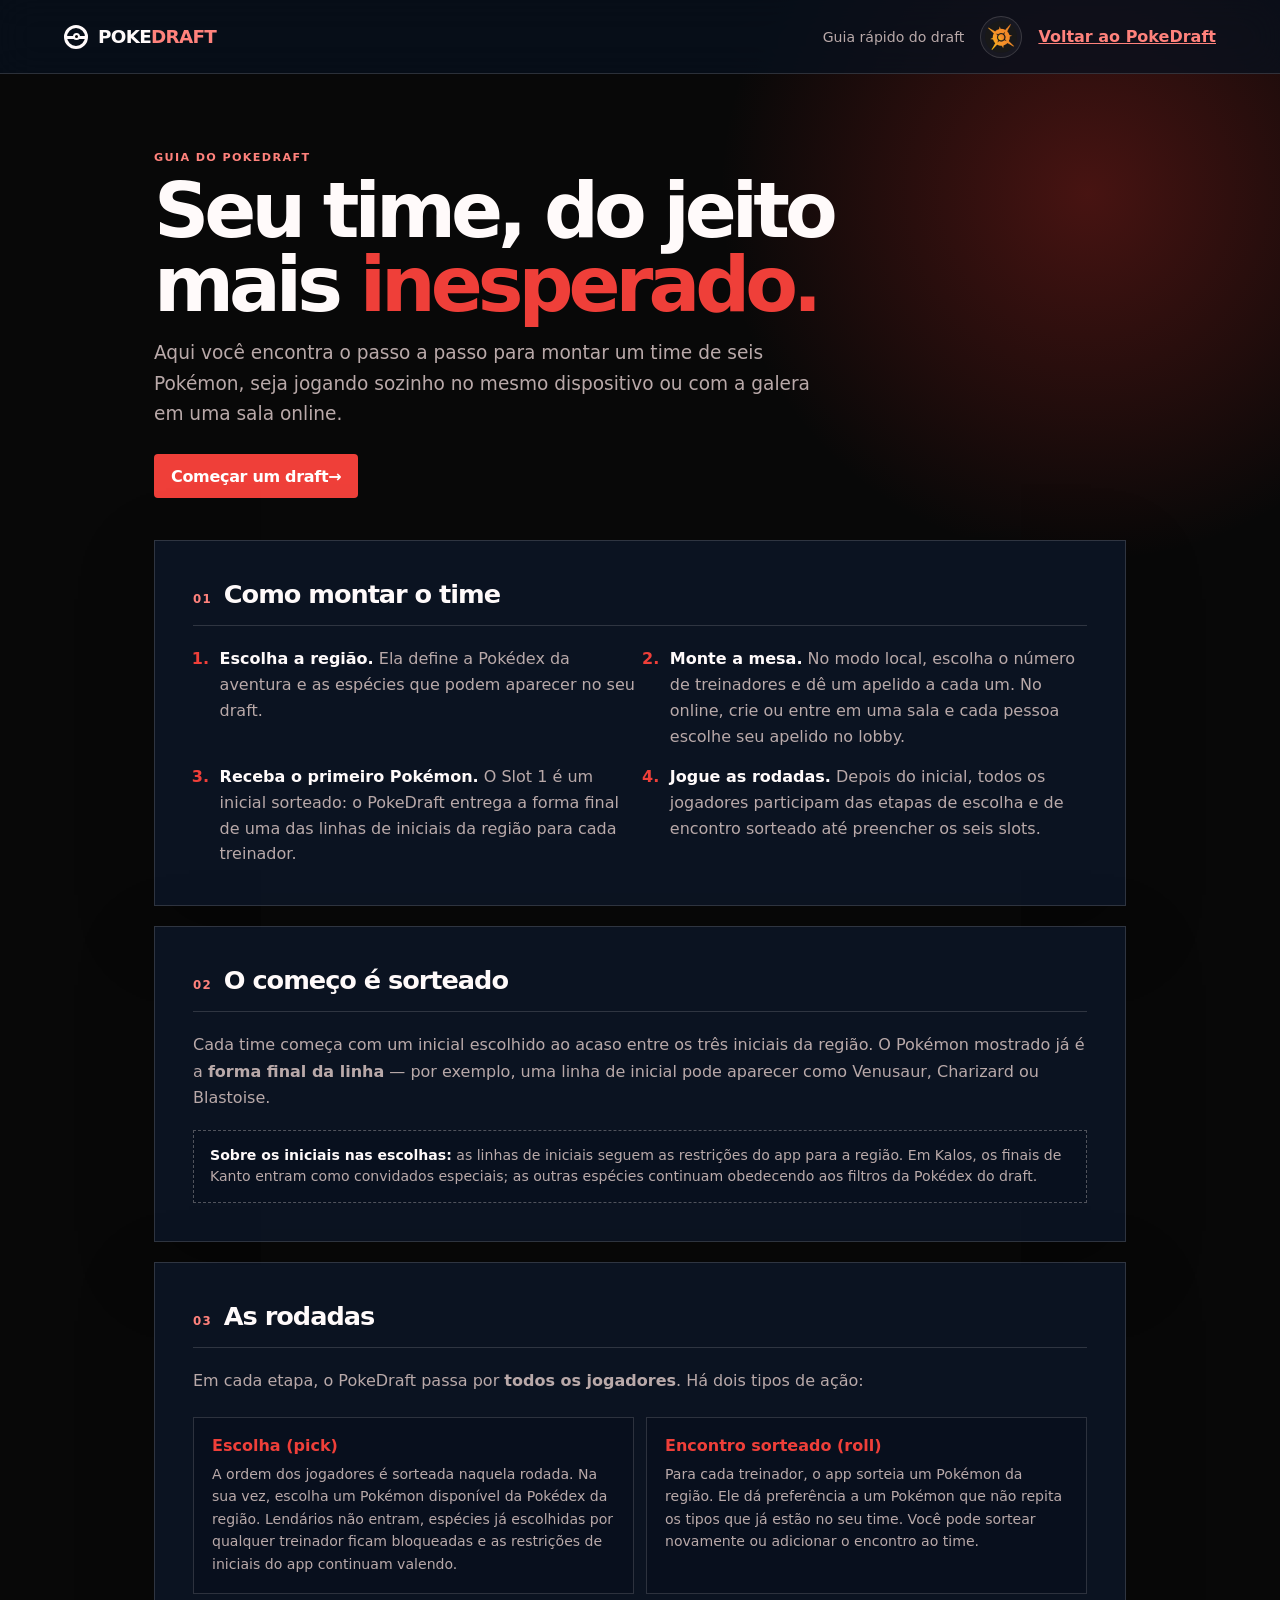
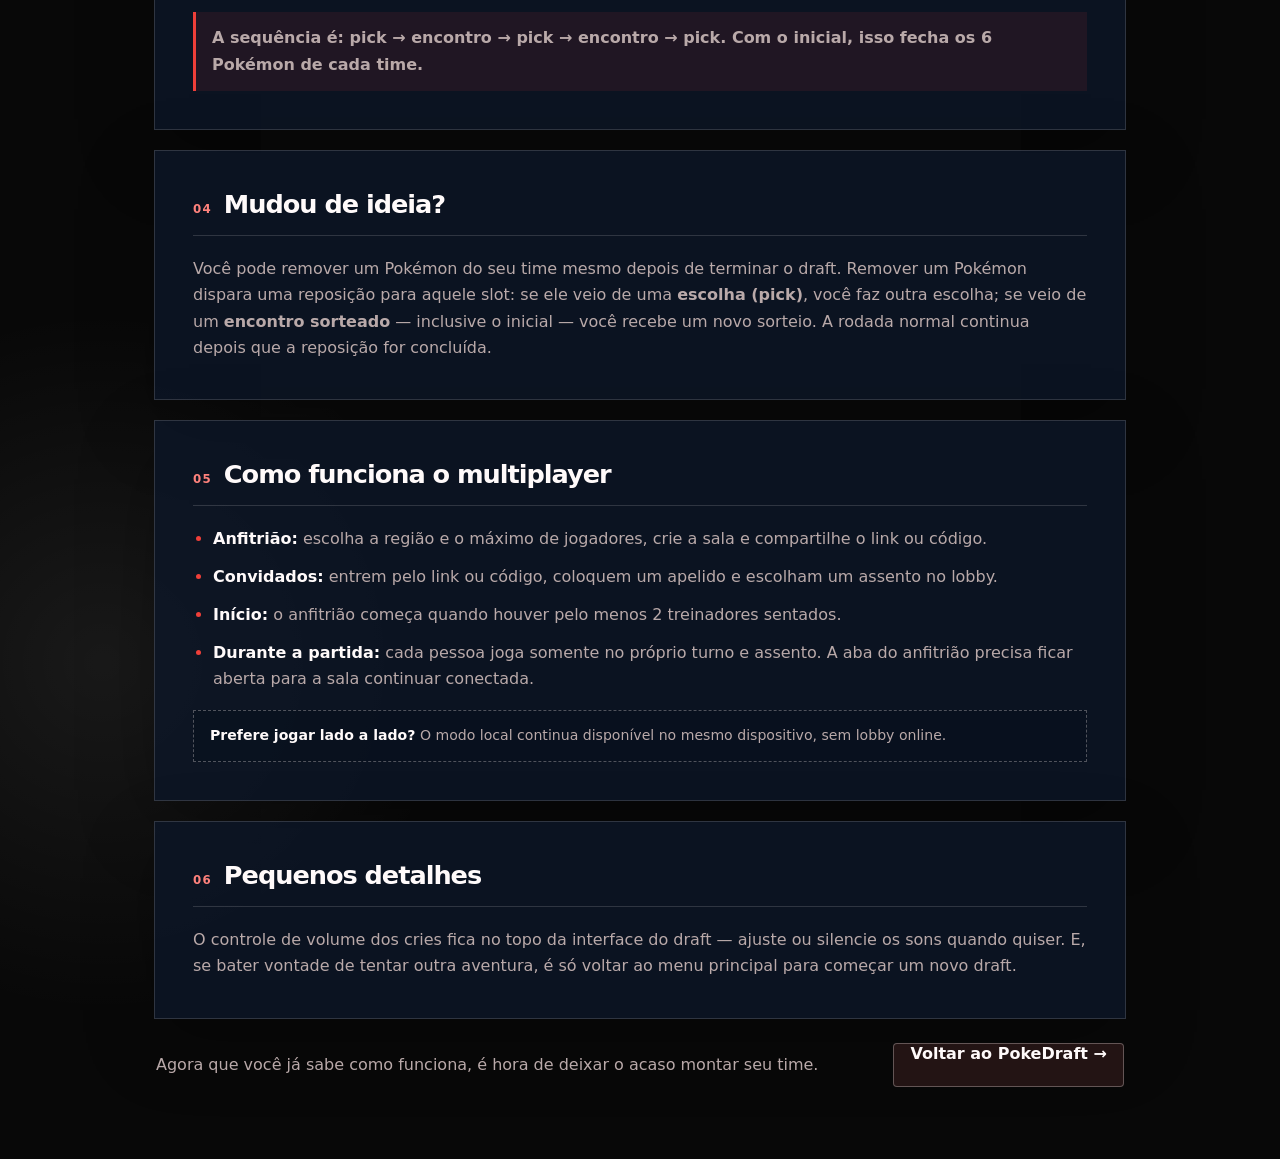
<file: regras.html>
<!doctype html>
<html lang="pt-BR">
  <head>
    <meta charset="UTF-8" />
    <meta name="viewport" content="width=device-width, initial-scale=1.0" />
    <meta name="theme-color" content="#080808" />
    <script>
      (() => {
        try {
          const theme = localStorage.getItem("pokedraft:theme");
          document.documentElement.dataset.theme = (theme === "light" || theme === "dark") ? theme : "dark";
        } catch (_) {
          document.documentElement.dataset.theme = "dark";
        }
      })();
    </script>
    <title>Regras — PokeDraft</title>
    <link rel="stylesheet" href="styles.css" />
  </head>
  <body>
    <div class="app-shell">
      <header class="topbar">
        <a class="brand" href="index.html" aria-label="PokeDraft, início">
          <span class="brand-mark" aria-hidden="true"><span></span></span>
          <span>POKE<span>DRAFT</span></span>
        </a>
        <div class="topbar-actions">
          <span class="game-context">Guia rápido do draft</span>
          <button id="theme-toggle" class="theme-toggle" type="button" aria-label="Ativar tema claro" aria-pressed="false" title="Ativar tema claro">
            <img class="theme-toggle-icon theme-toggle-icon-dark" src="theme-icon-dark.png" width="32" height="32" alt="" decoding="async" />
            <img class="theme-toggle-icon theme-toggle-icon-light" src="theme-icon-light.png" width="32" height="32" alt="" decoding="async" />
            <span class="sr-only">Ativar tema claro</span>
          </button>
          <a class="text-button" href="index.html">Voltar ao PokeDraft</a>
        </div>
      </header>

      <main class="rules-main">
        <section class="rules-hero" aria-labelledby="rules-title">
          <p class="eyebrow">GUIA DO POKEDRAFT</p>
          <h1 id="rules-title">Seu time, do jeito mais <em>inesperado.</em></h1>
          <p class="rules-lead">Aqui você encontra o passo a passo para montar um time de seis Pokémon, seja jogando sozinho no mesmo dispositivo ou com a galera em uma sala online.</p>
          <div class="rules-hero-actions">
            <a class="primary-button rules-back-link" href="index.html">Começar um draft <span aria-hidden="true">→</span></a>
          </div>
        </section>

        <div class="rules-content">
          <section class="rules-card" aria-labelledby="prepare-title">
            <div class="rules-card-heading">
              <span class="rules-number">01</span>
              <h2 id="prepare-title">Como montar o time</h2>
            </div>
            <ol class="rules-steps">
              <li><strong>Escolha a região.</strong> Ela define a Pokédex da aventura e as espécies que podem aparecer no seu draft.</li>
              <li><strong>Monte a mesa.</strong> No modo local, escolha o número de treinadores e dê um apelido a cada um. No online, crie ou entre em uma sala e cada pessoa escolhe seu apelido no lobby.</li>
              <li><strong>Receba o primeiro Pokémon.</strong> O Slot 1 é um inicial sorteado: o PokeDraft entrega a forma final de uma das linhas de iniciais da região para cada treinador.</li>
              <li><strong>Jogue as rodadas.</strong> Depois do inicial, todos os jogadores participam das etapas de escolha e de encontro sorteado até preencher os seis slots.</li>
            </ol>
          </section>

          <section class="rules-card" aria-labelledby="starter-title">
            <div class="rules-card-heading">
              <span class="rules-number">02</span>
              <h2 id="starter-title">O começo é sorteado</h2>
            </div>
            <p>Cada time começa com um inicial escolhido ao acaso entre os três iniciais da região. O Pokémon mostrado já é a <strong>forma final da linha</strong> — por exemplo, uma linha de inicial pode aparecer como Venusaur, Charizard ou Blastoise.</p>
            <div class="rules-note"><strong>Sobre os iniciais nas escolhas:</strong> as linhas de iniciais seguem as restrições do app para a região. Em Kalos, os finais de Kanto entram como convidados especiais; as outras espécies continuam obedecendo aos filtros da Pokédex do draft.</div>
          </section>

          <section class="rules-card" aria-labelledby="rounds-title">
            <div class="rules-card-heading">
              <span class="rules-number">03</span>
              <h2 id="rounds-title">As rodadas</h2>
            </div>
            <p>Em cada etapa, o PokeDraft passa por <strong>todos os jogadores</strong>. Há dois tipos de ação:</p>
            <div class="rules-phase-grid">
              <article class="rules-phase">
                <h3>Escolha (pick)</h3>
                <p>A ordem dos jogadores é sorteada naquela rodada. Na sua vez, escolha um Pokémon disponível da Pokédex da região. Lendários não entram, espécies já escolhidas por qualquer treinador ficam bloqueadas e as restrições de iniciais do app continuam valendo.</p>
              </article>
              <article class="rules-phase">
                <h3>Encontro sorteado (roll)</h3>
                <p>Para cada treinador, o app sorteia um Pokémon da região. Ele dá preferência a um Pokémon que não repita os tipos que já estão no seu time. Você pode sortear novamente ou adicionar o encontro ao time.</p>
              </article>
            </div>
            <p class="rules-sequence">A sequência é: <strong>pick → encontro → pick → encontro → pick</strong>. Com o inicial, isso fecha os 6 Pokémon de cada time.</p>
          </section>

          <section class="rules-card" aria-labelledby="replacement-title">
            <div class="rules-card-heading">
              <span class="rules-number">04</span>
              <h2 id="replacement-title">Mudou de ideia?</h2>
            </div>
            <p>Você pode remover um Pokémon do seu time mesmo depois de terminar o draft. Remover um Pokémon dispara uma reposição para aquele slot: se ele veio de uma <strong>escolha (pick)</strong>, você faz outra escolha; se veio de um <strong>encontro sorteado</strong> — inclusive o inicial — você recebe um novo sorteio. A rodada normal continua depois que a reposição for concluída.</p>
          </section>

          <section class="rules-card" aria-labelledby="multiplayer-title">
            <div class="rules-card-heading">
              <span class="rules-number">05</span>
              <h2 id="multiplayer-title">Como funciona o multiplayer</h2>
            </div>
            <ul class="rules-list">
              <li><strong>Anfitrião:</strong> escolha a região e o máximo de jogadores, crie a sala e compartilhe o link ou código.</li>
              <li><strong>Convidados:</strong> entrem pelo link ou código, coloquem um apelido e escolham um assento no lobby.</li>
              <li><strong>Início:</strong> o anfitrião começa quando houver pelo menos 2 treinadores sentados.</li>
              <li><strong>Durante a partida:</strong> cada pessoa joga somente no próprio turno e assento. A aba do anfitrião precisa ficar aberta para a sala continuar conectada.</li>
            </ul>
            <div class="rules-note"><strong>Prefere jogar lado a lado?</strong> O modo local continua disponível no mesmo dispositivo, sem lobby online.</div>
          </section>

          <section class="rules-card" aria-labelledby="extras-title">
            <div class="rules-card-heading">
              <span class="rules-number">06</span>
              <h2 id="extras-title">Pequenos detalhes</h2>
            </div>
            <p>O controle de volume dos cries fica no topo da interface do draft — ajuste ou silencie os sons quando quiser. E, se bater vontade de tentar outra aventura, é só voltar ao menu principal para começar um novo draft.</p>
          </section>
        </div>

        <footer class="rules-footer">
          <p>Agora que você já sabe como funciona, é hora de deixar o acaso montar seu time.</p>
          <a class="secondary-button rules-back-link" href="index.html">Voltar ao PokeDraft <span aria-hidden="true">→</span></a>
        </footer>
      </main>
    </div>
    <script src="theme.js"></script>
  </body>
</html>
</file>
<file: styles.css>
:root {
  color-scheme: dark;
  --ink: #fffafa;
  --muted: #b9a9a9;
  --navy: #080808;
  --navy-2: #121010;
  --navy-3: #231414;
  --line: rgba(255, 245, 245, 0.15);
  --line-strong: rgba(255, 245, 245, 0.29);
  --blue: #ff827c;
  --blue-strong: #d93632;
  --yellow: #ef3f39;
  --red: #ff6b65;
  --green: #74d09f;
  --shadow: 0 24px 70px rgba(0, 0, 0, 0.25);
  font-family: Inter, ui-sans-serif, system-ui, -apple-system, BlinkMacSystemFont, "Segoe UI", sans-serif;
}

* { box-sizing: border-box; }

body {
  margin: 0;
  min-width: 320px;
  min-height: 100vh;
  color: var(--ink);
  background:
    radial-gradient(circle at 85% 7%, rgba(218, 46, 40, 0.30), transparent 23rem),
    radial-gradient(circle at 8% 82%, rgba(255, 255, 255, 0.07), transparent 22rem),
    var(--navy);
}

button, input, select { font: inherit; }
button { cursor: pointer; }
button:focus-visible, input:focus-visible, select:focus-visible { outline: 3px solid var(--blue); outline-offset: 3px; }

.app-shell { min-height: 100vh; }

.topbar {
  height: 74px;
  padding: 0 clamp(20px, 5vw, 74px);
  display: flex;
  align-items: center;
  justify-content: space-between;
  border-bottom: 1px solid var(--line);
  background: rgba(7, 16, 30, 0.75);
  backdrop-filter: blur(18px);
}

.brand { display: inline-flex; align-items: center; gap: 10px; color: var(--ink); text-decoration: none; font-weight: 850; letter-spacing: -0.04em; font-size: 1.15rem; }
.brand > span:last-child span { color: var(--blue); }
.brand-mark { width: 24px; height: 24px; border: 3px solid currentColor; border-radius: 50%; position: relative; display: grid; place-items: center; }
.brand-mark::before { content: ""; position: absolute; width: 100%; height: 3px; top: 8px; left: 0; background: currentColor; }
.brand-mark span { width: 7px; height: 7px; border: 2px solid currentColor; border-radius: 50%; background: var(--navy); z-index: 1; }
.topbar-actions { display: flex; align-items: center; gap: 16px; flex-wrap: wrap; justify-content: flex-end; }
.theme-toggle {
  width: 42px;
  height: 42px;
  padding: 3px;
  display: inline-grid;
  place-items: center;
  color: var(--ink);
  border: 1px solid var(--line);
  background: rgba(255, 255, 255, .04);
  border-radius: 50%;
  transition: transform .18s ease, border-color .18s ease, background .18s ease;
  flex-shrink: 0;
  overflow: hidden;
}
.theme-toggle:hover { transform: translateY(-1px) scale(1.04); border-color: var(--blue); background: rgba(255, 255, 255, .1); }
.theme-toggle:active { transform: scale(.94); }
.theme-toggle-icon {
  width: 32px;
  height: 32px;
  display: block;
  grid-area: 1 / 1;
  object-fit: contain;
  pointer-events: none;
  border-radius: 50%;
  transition: opacity .18s ease, transform .28s ease;
}
.theme-toggle-icon-light { opacity: 0; }
html[data-theme="light"] .theme-toggle-icon-dark { opacity: 0; }
html[data-theme="light"] .theme-toggle-icon-light { opacity: 1; }
.theme-toggle:hover .theme-toggle-icon { transform: rotate(10deg); }
.volume-control {
  display: inline-flex;
  align-items: center;
  gap: 8px;
  padding: 6px 10px;
  border: 1px solid var(--line);
  background: rgba(5, 13, 25, 0.55);
  border-radius: 999px;
  color: var(--muted);
}
.volume-icon { color: var(--blue); font-size: 0.85rem; line-height: 1; }
.volume-control input[type="range"] {
  width: min(120px, 22vw);
  accent-color: var(--blue);
  cursor: pointer;
}
.volume-value {
  min-width: 2.6em;
  color: var(--ink);
  font-size: 0.72rem;
  font-weight: 800;
  text-align: right;
}
.sr-only {
  position: absolute;
  width: 1px;
  height: 1px;
  padding: 0;
  margin: -1px;
  overflow: hidden;
  clip: rect(0, 0, 0, 0);
  white-space: nowrap;
  border: 0;
}
.game-context { color: var(--muted); font-size: 0.88rem; }
.text-button { color: var(--blue); background: transparent; border: 0; padding: 7px 0; font-weight: 700; }

main { max-width: 1480px; margin: 0 auto; padding: clamp(34px, 6vw, 80px) clamp(20px, 5vw, 74px) 72px; }
.setup-intro { max-width: 710px; margin-bottom: 46px; }
.eyebrow { margin: 0 0 10px; color: var(--blue); font-weight: 800; letter-spacing: 0.12em; font-size: 0.70rem; }
h1, h2, p { margin-top: 0; }
h1 { font-size: clamp(2.75rem, 6vw, 5.7rem); line-height: 0.96; letter-spacing: -0.065em; margin-bottom: 20px; }
h1 em { color: var(--yellow); font-style: normal; }
.setup-intro > p:last-of-type { max-width: 610px; color: var(--muted); font-size: clamp(1rem, 1.4vw, 1.17rem); line-height: 1.65; }

.setup-layout { display: grid; grid-template-columns: minmax(0, 1.4fr) minmax(320px, 0.8fr); gap: 20px; align-items: start; }
.setup-card, .action-panel, .teams-panel { border: 1px solid var(--line); background: rgba(12, 23, 40, 0.78); box-shadow: var(--shadow); }
.setup-card { padding: clamp(22px, 3vw, 38px); }
.section-heading { display: flex; align-items: start; justify-content: space-between; gap: 14px; padding-bottom: 26px; border-bottom: 1px solid var(--line); margin-bottom: 25px; }
.section-heading h2, .panel-title-row h2 { margin: 0; font-size: 1.28rem; letter-spacing: -0.03em; }
.selection-label, .panel-count { color: var(--yellow); font-size: 0.83rem; font-weight: 800; }

.region-grid { display: grid; grid-template-columns: repeat(3, minmax(0, 1fr)); gap: 9px; }
.region-option { min-height: 103px; padding: 14px; color: var(--ink); border: 1px solid var(--line); background: rgba(5, 13, 25, 0.45); text-align: left; transition: transform .16s ease, border-color .16s ease, background .16s ease; }
.region-option:hover { transform: translateY(-2px); border-color: var(--line-strong); background: var(--navy-3); }
.region-option[aria-checked="true"] { border-color: var(--blue); background: linear-gradient(145deg, rgba(217, 47, 42, 0.34), rgba(38, 12, 12, 0.82)); }
.region-index { display: block; color: var(--blue); font-size: .72rem; font-weight: 850; margin-bottom: 18px; }
.region-name { display: block; font-weight: 850; letter-spacing: -0.03em; }
.region-game { display: block; margin-top: 4px; color: var(--muted); font-size: .70rem; line-height: 1.3; }
.helper-text { color: var(--muted); font-size: .84rem; line-height: 1.55; margin: 20px 0 0; }

.field-label { display: block; margin-bottom: 8px; font-size: .84rem; font-weight: 750; }
.select-control, .nickname-input, .search-input { width: 100%; color: var(--ink); border: 1px solid var(--line-strong); background: rgba(3, 10, 20, .58); border-radius: 5px; }
.select-control { min-height: 47px; padding: 0 12px; }
.nickname-fields { display: grid; gap: 10px; margin: 24px 0; }
.nickname-field { display: grid; grid-template-columns: 32px 1fr; align-items: center; gap: 9px; }
.nickname-number { color: var(--blue); font-size: .78rem; font-weight: 850; text-align: center; }
.nickname-input { min-height: 43px; padding: 0 12px; }
.primary-button { display: inline-flex; align-items: center; justify-content: space-between; width: 100%; min-height: 54px; padding: 0 18px; color: #fff; border: 1px solid transparent; background: var(--yellow); border-radius: 4px; font-weight: 900; letter-spacing: -.02em; transition: transform .16s ease, box-shadow .16s ease; }
.primary-button:hover { transform: translateY(-2px); box-shadow: 0 9px 28px rgba(239, 63, 57, .28); }
.primary-button:disabled { cursor: wait; opacity: .6; transform: none; box-shadow: none; }

.draft-screen { animation: reveal .24s ease-out; }
@keyframes reveal { from { opacity: 0; transform: translateY(8px); } to { opacity: 1; transform: translateY(0); } }
.draft-header { display: flex; gap: 36px; justify-content: space-between; align-items: end; padding-bottom: 30px; border-bottom: 1px solid var(--line); margin-bottom: 24px; }
.draft-header h1 { font-size: clamp(2rem, 4vw, 3.6rem); margin-bottom: 9px; }
.draft-description { color: var(--muted); margin: 0; line-height: 1.55; }
.draft-header-actions { display: grid; justify-items: end; gap: 15px; }
.draft-progress { display: flex; min-width: 234px; justify-content: flex-end; gap: 5px; }
.progress-node { width: 28px; height: 8px; background: var(--navy-3); border: 1px solid var(--line); }
.progress-node.is-current { background: var(--yellow); border-color: var(--yellow); }
.progress-node.is-complete { background: var(--blue-strong); border-color: var(--blue-strong); }

.draft-layout { display: grid; grid-template-columns: minmax(270px, .66fr) minmax(0, 1.7fr); gap: 20px; align-items: start; }
.teams-panel { position: sticky; top: 20px; padding: 18px; }
.panel-title-row { display: flex; justify-content: space-between; align-items: baseline; padding: 0 3px 16px; border-bottom: 1px solid var(--line); }
.teams-list { display: grid; gap: 18px; padding-top: 18px; }
.trainer-heading { display: flex; align-items: baseline; justify-content: space-between; gap: 8px; margin-bottom: 8px; }
.trainer-name { font-size: .91rem; font-weight: 850; }
.trainer-state { color: var(--muted); font-size: .69rem; }
.team-slots { display: grid; grid-template-columns: repeat(3, 1fr); gap: 6px; }
.team-slot { aspect-ratio: 1.1; min-width: 0; padding: 4px; border: 1px dashed var(--line); background: rgba(3, 10, 20, .28); position: relative; }
.team-slot.has-pokemon { border-style: solid; border-color: var(--line-strong); background: rgba(20, 40, 64, .74); }
.team-slot.is-active { border-color: var(--yellow); box-shadow: inset 0 0 0 1px rgba(239, 63, 57, .28); }
.team-slot img { display: block; width: 100%; height: calc(100% - 15px); object-fit: contain; image-rendering: auto; }
.team-slot-name { display: block; overflow: hidden; color: var(--muted); font-size: .58rem; line-height: 1; text-align: center; text-overflow: ellipsis; white-space: nowrap; }
.remove-pokemon { position: absolute; top: 2px; right: 2px; width: 19px; height: 19px; padding: 0; display: grid; place-items: center; border: 0; color: var(--ink); background: rgba(6, 17, 30, .88); border-radius: 50%; font-size: .95rem; line-height: 1; opacity: 0; }
.team-slot.has-pokemon:hover .remove-pokemon, .remove-pokemon:focus-visible { opacity: 1; }

.action-panel { min-height: 610px; padding: clamp(20px, 3.3vw, 42px); }
.turn-title { display: flex; gap: 24px; justify-content: space-between; align-items: start; padding-bottom: 25px; border-bottom: 1px solid var(--line); }
.turn-title h2 { margin: 0; font-size: clamp(1.5rem, 2.5vw, 2.1rem); letter-spacing: -.055em; }
.turn-title .eyebrow { color: var(--yellow); }
.turn-status { color: var(--muted); font-size: .78rem; text-align: right; line-height: 1.45; }
.draft-controls { display: flex; flex-wrap: wrap; gap: 12px; justify-content: space-between; align-items: end; padding: 21px 0; }
.search-label { flex: 1 1 280px; position: relative; }
.search-label span { display: block; color: var(--muted); font-size: .73rem; font-weight: 700; margin-bottom: 6px; }
.search-input { min-height: 42px; padding: 0 12px; }
.pool-note { color: var(--muted); font-size: .75rem; margin: 0 0 5px; }
.pokemon-grid { display: grid; grid-template-columns: repeat(4, minmax(0, 1fr)); gap: 10px; }
.pokemon-card { min-height: 172px; padding: 11px; position: relative; display: flex; flex-direction: column; align-items: stretch; color: var(--ink); text-align: left; border: 1px solid var(--line); background: rgba(4, 12, 23, .5); overflow: hidden; transition: transform .14s ease, border-color .14s ease, background .14s ease; }
.pokemon-card:hover { transform: translateY(-3px); border-color: var(--blue); background: rgba(104, 24, 24, .52); }
.pokemon-card:disabled { cursor: not-allowed; opacity: .36; transform: none; }
.pokemon-art { width: 100%; height: 93px; object-fit: contain; filter: drop-shadow(0 8px 10px rgba(0,0,0,.32)); }
.pokemon-number { color: var(--blue); font-size: .65rem; font-weight: 850; }
.pokemon-name { margin-top: 4px; font-size: .86rem; font-weight: 850; text-transform: capitalize; white-space: nowrap; overflow: hidden; text-overflow: ellipsis; }
.pokemon-types { display: flex; gap: 4px; flex-wrap: wrap; min-height: 17px; margin-top: 7px; }
.type-badge { display: inline-block; padding: 3px 5px; color: rgba(255,255,255,.93); background: var(--type-color, #506073); font-size: .56rem; font-weight: 850; letter-spacing: .035em; line-height: 1; text-transform: uppercase; }
.empty-pool { grid-column: 1 / -1; padding: 45px 20px; color: var(--muted); text-align: center; border: 1px dashed var(--line); }

.encounter-wrap { max-width: 650px; margin: 42px auto 0; text-align: center; }
.encounter-tier { display: inline-flex; margin-bottom: 14px; padding: 6px 9px; color: var(--yellow); border: 1px solid rgba(248,212,82,.35); background: rgba(248,212,82,.08); font-size: .70rem; font-weight: 850; letter-spacing: .08em; }
.encounter-card { min-height: 335px; padding: 26px; display: grid; align-content: center; justify-items: center; border: 1px solid var(--line-strong); background: radial-gradient(circle at 50% 36%, rgba(217, 47, 42, .31), transparent 13rem), rgba(20, 8, 8, .72); }
.encounter-card img { width: min(230px, 76vw); height: 190px; object-fit: contain; filter: drop-shadow(0 16px 17px rgba(0,0,0,.35)); }
.encounter-card h3 { margin: 8px 0 4px; font-size: 2rem; letter-spacing: -.055em; text-transform: capitalize; }
.encounter-card p { color: var(--muted); margin: 9px 0 0; font-size: .84rem; }
.encounter-actions { display: grid; grid-template-columns: 1fr 1.25fr; gap: 10px; margin-top: 13px; }
.secondary-button { min-height: 52px; padding: 0 13px; color: var(--ink); border: 1px solid var(--line-strong); background: var(--navy-3); border-radius: 4px; font-weight: 800; }
.secondary-button:hover { border-color: var(--blue); }
.compact-button { min-height: 38px; padding: 0 11px; font-size: .78rem; }
.encounter-loading { min-height: 335px; display: grid; place-items: center; color: var(--muted); border: 1px dashed var(--line); }
.loading-orb { width: 38px; height: 38px; border: 3px solid var(--line); border-top-color: var(--blue); border-radius: 50%; animation: spin .72s linear infinite; }
@keyframes spin { to { transform: rotate(360deg); } }
.finish-wrap { max-width: 980px; margin: 28px auto 0; text-align: center; }
.finish-symbol { width: 80px; height: 80px; margin: 0 auto 20px; display: grid; place-items: center; color: #fff; background: var(--yellow); border-radius: 50%; font-size: 2.2rem; font-weight: 950; }
.finish-wrap h3 { font-size: 2.3rem; letter-spacing: -.06em; margin-bottom: 11px; }
.finish-wrap p { color: var(--muted); line-height: 1.6; max-width: 620px; margin-left: auto; margin-right: auto; }
.finish-wrap .primary-button { max-width: 270px; margin: 22px auto 0; }
.finish-teams { display: grid; gap: 18px; margin: 34px 0 4px; text-align: left; }
.finish-team { display: grid; gap: 16px; padding: 18px; border: 1px solid var(--line); background: rgba(4, 13, 25, .55); border-radius: 10px; }
.finish-team-header { display: flex; align-items: baseline; justify-content: space-between; gap: 12px; padding-bottom: 10px; border-bottom: 1px solid var(--line); }
.finish-team-name { display: block; font-size: 1.15rem; font-weight: 850; letter-spacing: -.03em; }
.finish-team-meta { color: var(--yellow); font-size: .78rem; font-weight: 800; white-space: nowrap; }
.finish-team-grid { display: grid; grid-template-columns: repeat(3, minmax(0, 1fr)); gap: 12px; }
.finish-pokemon { display: grid; justify-items: center; gap: 8px; padding: 14px 10px 12px; border: 1px solid var(--line); background: rgba(12, 10, 10, .55); border-radius: 8px; min-width: 0; }
.finish-pokemon-index { color: var(--blue); font-size: .72rem; font-weight: 850; letter-spacing: .08em; }
.finish-pokemon img { width: min(118px, 100%); height: 118px; object-fit: contain; filter: drop-shadow(0 8px 14px rgba(0,0,0,.35)); }
.finish-pokemon-name { font-size: .92rem; font-weight: 850; letter-spacing: -.02em; text-align: center; line-height: 1.2; }
.finish-pokemon-types { display: flex; flex-wrap: wrap; justify-content: center; gap: 5px; }
.type-chip { display: inline-flex; align-items: center; justify-content: center; min-width: 54px; padding: 3px 8px; border-radius: 999px; color: #fff; font-size: .62rem; font-weight: 800; text-transform: uppercase; letter-spacing: .04em; }

@media (max-width: 1000px) {
  .setup-layout, .draft-layout { grid-template-columns: 1fr; }
  .teams-panel { position: static; }
  .teams-list { grid-template-columns: repeat(auto-fit, minmax(205px, 1fr)); }
  .team-slot { aspect-ratio: 1.4; }
}

@media (max-width: 720px) {
  .topbar { height: auto; min-height: 64px; padding-top: 10px; padding-bottom: 10px; }
  .volume-control input[type="range"] { width: 88px; }
  .game-context { display: none; }
  .game-context { display: none; }
  main { padding-top: 36px; }
  .region-grid { grid-template-columns: repeat(2, minmax(0, 1fr)); }
  .region-option { min-height: 88px; }
  .region-index { margin-bottom: 10px; }
  .draft-header { display: block; }
  .draft-header-actions { justify-items: start; margin-top: 20px; }
  .draft-progress { justify-content: flex-start; margin-top: 22px; }
  .pokemon-grid { grid-template-columns: repeat(2, minmax(0, 1fr)); }
  .pokemon-card { min-height: 156px; }
  .turn-title { display: block; }
  .turn-status { margin-top: 8px; text-align: left; }
}

@media (max-width: 410px) {
  .setup-card, .action-panel { padding: 18px; }
  .region-grid { gap: 7px; }
  .region-option { padding: 10px; }
  .region-game { font-size: .62rem; }
  .encounter-actions { grid-template-columns: 1fr; }
  .finish-team-grid { grid-template-columns: repeat(2, minmax(0, 1fr)); }
  .finish-pokemon img { height: 96px; }
}

/* —— Multiplayer —— */
.net-status-pill {
  display: inline-flex;
  align-items: center;
  gap: 6px;
  max-width: min(280px, 42vw);
  padding: 6px 11px;
  border: 1px solid var(--line);
  border-radius: 999px;
  background: rgba(5, 13, 25, 0.55);
  color: var(--muted);
  font-size: 0.72rem;
  font-weight: 800;
  letter-spacing: 0.02em;
  white-space: nowrap;
  overflow: hidden;
  text-overflow: ellipsis;
}
.net-status-pill.is-host { color: var(--yellow); border-color: rgba(239, 63, 57, 0.45); }
.net-status-pill.is-guest { color: var(--green); border-color: rgba(116, 208, 159, 0.4); }
.net-status-pill.is-error { color: var(--red); border-color: rgba(255, 107, 101, 0.5); }
.net-status-pill.is-connecting { color: var(--blue); }

.multiplayer-card { margin-top: 20px; padding: clamp(22px, 3vw, 38px); }
.mp-mode-grid { display: grid; grid-template-columns: repeat(3, minmax(0, 1fr)); gap: 10px; }
.mp-mode-option {
  min-height: 110px;
  padding: 14px;
  color: var(--ink);
  text-align: left;
  border: 1px solid var(--line);
  background: rgba(5, 13, 25, 0.45);
  transition: transform .16s ease, border-color .16s ease, background .16s ease;
}
.mp-mode-option:hover { transform: translateY(-2px); border-color: var(--line-strong); background: var(--navy-3); }
.mp-mode-option[aria-checked="true"] {
  border-color: var(--blue);
  background: linear-gradient(145deg, rgba(217, 47, 42, 0.34), rgba(38, 12, 12, 0.82));
}
.mp-mode-label { display: block; font-weight: 850; letter-spacing: -0.03em; margin-bottom: 6px; }
.mp-mode-desc { display: block; color: var(--muted); font-size: 0.72rem; line-height: 1.4; }
.mp-panel { margin-top: 22px; padding-top: 18px; border-top: 1px solid var(--line); }
.mp-join-row { display: grid; grid-template-columns: 1fr auto; gap: 10px; align-items: stretch; }
.mp-join-button { width: auto; min-width: 160px; }
.room-code-input { text-transform: uppercase; letter-spacing: 0.14em; font-weight: 800; }
.mp-host-note {
  margin: 14px 0 0;
  padding: 10px 12px;
  color: var(--yellow);
  border: 1px solid rgba(239, 63, 57, 0.35);
  background: rgba(239, 63, 57, 0.08);
  font-size: 0.78rem;
  line-height: 1.45;
}
.mp-error {
  margin: 12px 0 0;
  color: var(--red);
  font-size: 0.82rem;
  font-weight: 700;
}
.mp-room-share {
  margin-top: 22px;
  padding: 16px;
  border: 1px solid var(--line-strong);
  background: rgba(5, 13, 25, 0.55);
}
.mp-share-row { display: flex; align-items: center; justify-content: space-between; gap: 12px; flex-wrap: wrap; margin: 8px 0 10px; }
.mp-share-label { display: block; color: var(--muted); font-size: 0.7rem; font-weight: 700; margin-bottom: 4px; }
.mp-room-code { font-size: 1.45rem; letter-spacing: 0.18em; color: var(--ink); }
.mp-room-link { margin: 0; color: var(--muted); font-size: 0.75rem; word-break: break-all; }
.mp-copy-feedback { margin: 8px 0 0; color: var(--green); font-size: 0.78rem; font-weight: 800; }

.seat-picker {
  margin-bottom: 20px;
  padding: 18px;
  border: 1px solid var(--line);
  background: rgba(12, 23, 40, 0.9);
  box-shadow: var(--shadow);
}
.seat-picker-card { max-width: 640px; }
.seat-picker-card h2 { margin: 0 0 8px; font-size: 1.5rem; letter-spacing: -0.04em; }
.seat-list { display: grid; gap: 8px; margin: 18px 0; }
.seat-option {
  display: flex;
  align-items: center;
  justify-content: space-between;
  gap: 12px;
  width: 100%;
  min-height: 52px;
  padding: 10px 14px;
  color: var(--ink);
  border: 1px solid var(--line);
  background: rgba(5, 13, 25, 0.55);
  text-align: left;
  font-weight: 800;
}
.seat-option:hover:not(:disabled) { border-color: var(--blue); background: rgba(104, 24, 24, 0.4); }
.seat-option:disabled { opacity: 0.45; cursor: not-allowed; }
.seat-option-meta { color: var(--muted); font-size: 0.72rem; font-weight: 700; }
.seat-option.is-mine { border-color: var(--green); }
.action-locked-note {
  margin: 0 0 16px;
  padding: 10px 12px;
  color: var(--muted);
  border: 1px dashed var(--line);
  background: rgba(5, 13, 25, 0.4);
  font-size: 0.8rem;
  line-height: 1.45;
}
.pokemon-card.is-locked { pointer-events: none; opacity: 0.5; cursor: not-allowed; }
.trainer-heading .seat-badge {
  margin-left: 6px;
  padding: 2px 6px;
  border-radius: 999px;
  background: rgba(116, 208, 159, 0.18);
  color: var(--green);
  font-size: 0.58rem;
  font-weight: 850;
  letter-spacing: 0.04em;
  text-transform: uppercase;
}

@media (max-width: 1000px) {
  .mp-mode-grid { grid-template-columns: 1fr; }
  .mp-join-row { grid-template-columns: 1fr; }
}

@media (max-width: 720px) {
  .net-status-pill { max-width: 140px; font-size: 0.65rem; }
}

.mp-room-banner { margin: 0 0 24px; }

/* ——— Lobby ——— */
.lobby-screen { animation: reveal .24s ease-out; }
.lobby-header {
  display: flex;
  align-items: flex-start;
  justify-content: space-between;
  gap: 16px;
  margin-bottom: 24px;
  flex-wrap: wrap;
}
.lobby-header h1 {
  margin: 0 0 8px;
  font-size: clamp(1.6rem, 3vw, 2.2rem);
  letter-spacing: -0.04em;
}
.lobby-layout {
  display: grid;
  grid-template-columns: minmax(0, 1.2fr) minmax(280px, 0.8fr);
  gap: 20px;
  align-items: start;
}
.lobby-player-list { display: grid; gap: 10px; margin-top: 8px; }
.lobby-player-row {
  display: flex;
  align-items: center;
  justify-content: space-between;
  gap: 12px;
  padding: 12px 14px;
  border: 1px solid var(--line);
  background: rgba(5, 13, 25, 0.55);
}
.lobby-player-row.is-empty {
  border-style: dashed;
  opacity: 0.55;
}
.lobby-player-row.is-mine {
  border-color: var(--green);
  background: rgba(116, 208, 159, 0.08);
}
.lobby-player-row.is-host-seat {
  border-color: rgba(239, 63, 57, 0.45);
}
.lobby-player-name {
  font-weight: 850;
  letter-spacing: -0.02em;
}
.lobby-player-meta {
  color: var(--muted);
  font-size: 0.72rem;
  font-weight: 700;
  text-align: right;
}
.lobby-self-card .primary-button { width: 100%; }

@media (max-width: 1000px) {
  .lobby-layout { grid-template-columns: 1fr; }
}


/* ——— Regras ——— */
.rules-top-link {
  text-decoration: none;
}
.setup-intro-actions {
  display: flex;
  flex-wrap: wrap;
  gap: 12px;
  margin-top: 24px;
}
.rules-link {
  width: auto;
  min-height: 44px;
  padding: 0 16px;
  text-decoration: none;
}
.setup-footer-links {
  display: flex;
  align-items: center;
  justify-content: space-between;
  gap: 16px;
  margin-top: 26px;
  padding: 18px 2px 0;
  border-top: 1px solid var(--line);
}
.setup-footer-links p {
  margin: 0;
  color: var(--muted);
  font-size: .84rem;
}
.rules-bottom-link {
  flex: 0 0 auto;
  text-decoration: none;
}
.rules-main {
  max-width: 1100px;
}
.rules-hero {
  max-width: 760px;
  margin-bottom: 42px;
}
.rules-hero h1 {
  max-width: 720px;
  margin-bottom: 17px;
  font-size: clamp(2.8rem, 6vw, 5.3rem);
}
.rules-lead {
  max-width: 680px;
  color: var(--muted);
  font-size: clamp(1rem, 1.5vw, 1.16rem);
  line-height: 1.65;
}
.rules-hero-actions {
  display: flex;
  flex-wrap: wrap;
  gap: 12px;
  margin-top: 24px;
}
.rules-back-link {
  width: auto;
  min-height: 44px;
  padding: 0 16px;
  text-decoration: none;
}
.rules-content {
  display: grid;
  gap: 20px;
}
.rules-card {
  padding: clamp(22px, 3vw, 38px);
  border: 1px solid var(--line);
  background: rgba(12, 23, 40, 0.78);
  box-shadow: var(--shadow);
}
.rules-card h2 {
  margin: 0 0 10px;
  font-size: clamp(1.35rem, 2vw, 1.75rem);
  letter-spacing: -.04em;
}
.rules-card > p {
  color: var(--muted);
  line-height: 1.65;
}
.rules-card > p:last-child {
  margin-bottom: 0;
}
.rules-card-heading {
  display: flex;
  align-items: baseline;
  gap: 12px;
  margin-bottom: 20px;
  padding-bottom: 16px;
  border-bottom: 1px solid var(--line);
}
.rules-card-heading h2 {
  margin: 0;
}
.rules-number {
  color: var(--blue);
  font-size: .74rem;
  font-weight: 850;
  letter-spacing: .1em;
}
.rules-list, .rules-steps {
  display: grid;
  gap: 12px;
  margin: 0;
  padding-left: 1.25rem;
  color: var(--muted);
  line-height: 1.62;
}
.rules-list li::marker, .rules-steps li::marker {
  color: var(--yellow);
  font-weight: 800;
}
.rules-steps {
  grid-template-columns: repeat(2, minmax(0, 1fr));
  gap: 14px 28px;
  padding-left: 1.35rem;
}
.rules-steps li {
  padding-left: 5px;
}
.rules-steps strong, .rules-list strong {
  color: var(--ink);
}
.rules-phase-grid {
  display: grid;
  grid-template-columns: repeat(2, minmax(0, 1fr));
  gap: 12px;
  margin-top: 22px;
}
.rules-phase {
  padding: 18px;
  border: 1px solid var(--line);
  background: rgba(5, 13, 25, .45);
}
.rules-phase h3 {
  margin: 0 0 8px;
  color: var(--yellow);
  font-size: 1rem;
}
.rules-phase p {
  margin: 0;
  color: var(--muted);
  font-size: .88rem;
  line-height: 1.6;
}
.rules-sequence {
  margin: 18px 0 0;
  padding: 13px 16px;
  color: var(--ink);
  border-left: 3px solid var(--yellow);
  background: rgba(239, 63, 57, .09);
  font-weight: 800;
  line-height: 1.5;
}
.rules-note {
  margin-top: 18px;
  padding: 14px 16px;
  color: var(--muted);
  border: 1px dashed var(--line-strong);
  background: rgba(5, 13, 25, .35);
  font-size: .88rem;
  line-height: 1.55;
}
.rules-note strong {
  color: var(--ink);
}
.rules-footer {
  display: flex;
  align-items: center;
  justify-content: space-between;
  gap: 18px;
  padding: 24px 2px 0;
}
.rules-footer p {
  margin: 0;
  color: var(--muted);
  line-height: 1.5;
}
@media (max-width: 720px) {
  .setup-footer-links, .rules-footer {
    display: block;
  }
  .rules-bottom-link, .rules-footer .secondary-button {
    display: inline-flex;
    margin-top: 10px;
  }
  .rules-steps, .rules-phase-grid {
    grid-template-columns: 1fr;
  }
}


/* ——— Tema claro ——— */
html[data-theme="light"] {
  color-scheme: light;
  --ink: #241d1d;
  --muted: #6c5e5e;
  --navy: #f7f2f0;
  --navy-2: #fffaf8;
  --navy-3: #eadfdd;
  --line: rgba(74, 42, 42, 0.16);
  --line-strong: rgba(74, 42, 42, 0.3);
  --blue: #c93632;
  --blue-strong: #a92522;
  --yellow: #c8322d;
  --red: #b52b27;
  --green: #287b57;
  --shadow: 0 18px 50px rgba(92, 48, 42, 0.12);
}
html[data-theme="light"] body {
  background:
    radial-gradient(circle at 85% 7%, rgba(218, 46, 40, 0.13), transparent 23rem),
    radial-gradient(circle at 8% 82%, rgba(255, 255, 255, 0.8), transparent 22rem),
    var(--navy);
}
html[data-theme="light"] .topbar { background: rgba(255, 250, 248, 0.84); }
html[data-theme="light"] .volume-control,
html[data-theme="light"] .net-status-pill { background: rgba(255, 255, 255, 0.72); }
html[data-theme="light"] .theme-toggle:hover { background: rgba(201, 54, 50, .08); }
html[data-theme="light"] .setup-card,
html[data-theme="light"] .action-panel,
html[data-theme="light"] .teams-panel,
html[data-theme="light"] .rules-card,
html[data-theme="light"] .seat-picker { background: rgba(255, 250, 248, .88); }
html[data-theme="light"] .region-option,
html[data-theme="light"] .mp-mode-option,
html[data-theme="light"] .seat-option,
html[data-theme="light"] .lobby-player-row { background: rgba(255, 255, 255, .62); }
html[data-theme="light"] .region-option:hover,
html[data-theme="light"] .mp-mode-option:hover,
html[data-theme="light"] .seat-option:hover:not(:disabled) { background: var(--navy-3); }
html[data-theme="light"] .region-option[aria-checked="true"],
html[data-theme="light"] .mp-mode-option[aria-checked="true"] { background: linear-gradient(145deg, rgba(217, 47, 42, .16), rgba(255, 245, 243, .92)); }
html[data-theme="light"] .select-control,
html[data-theme="light"] .nickname-input,
html[data-theme="light"] .search-input { background: rgba(255, 255, 255, .82); }
html[data-theme="light"] .team-slot { background: rgba(255, 255, 255, .55); }
html[data-theme="light"] .team-slot.has-pokemon { background: rgba(239, 231, 228, .9); }
html[data-theme="light"] .remove-pokemon { background: rgba(255, 250, 248, .95); }
html[data-theme="light"] .pokemon-card { background: rgba(255, 255, 255, .62); }
html[data-theme="light"] .pokemon-card:hover { background: rgba(251, 230, 227, .9); }
html[data-theme="light"] .encounter-card { background: radial-gradient(circle at 50% 36%, rgba(217, 47, 42, .16), transparent 13rem), rgba(255, 250, 248, .9); }
html[data-theme="light"] .secondary-button { background: var(--navy-3); }
html[data-theme="light"] .finish-team { background: rgba(255, 250, 248, .75); }
html[data-theme="light"] .finish-pokemon { background: rgba(255, 255, 255, .68); }
html[data-theme="light"] .mp-room-share,
html[data-theme="light"] .action-locked-note,
html[data-theme="light"] .rules-note { background: rgba(255, 255, 255, .58); }
html[data-theme="light"] .mp-host-note,
html[data-theme="light"] .rules-sequence { background: rgba(239, 63, 57, .08); }
html[data-theme="light"] .rules-phase { background: rgba(255, 255, 255, .58); }
</file>
